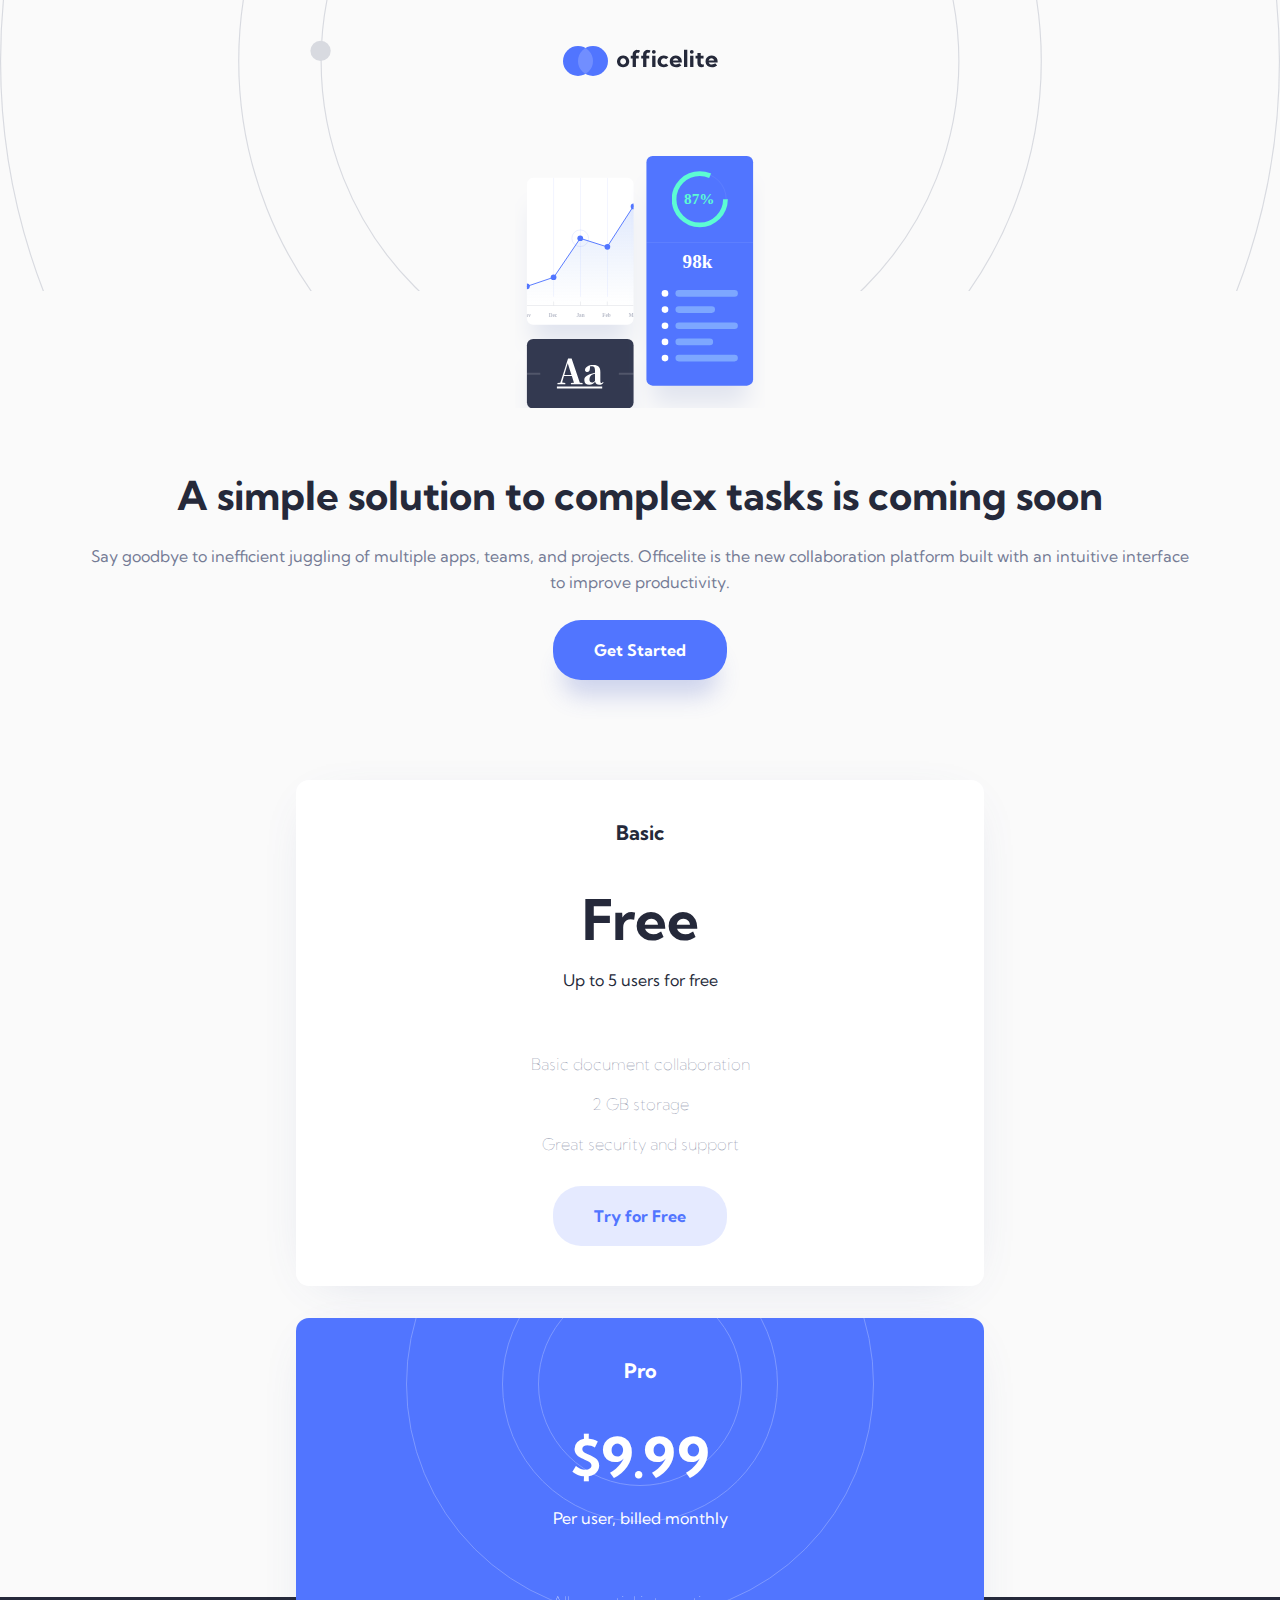
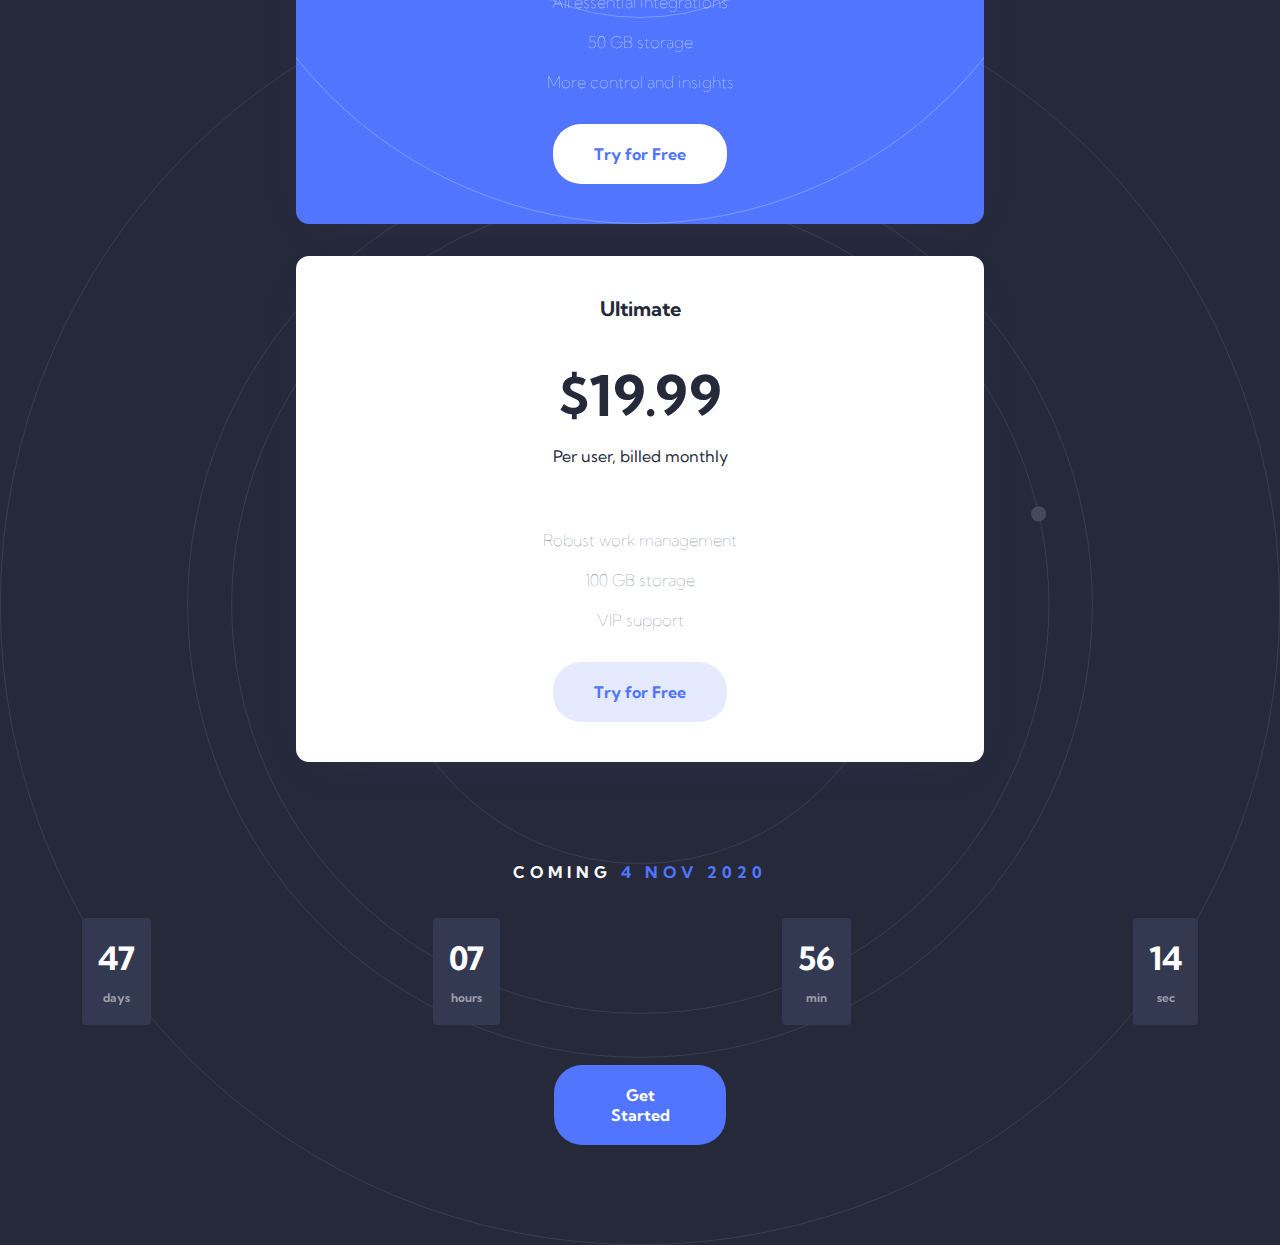
<file: index.html>
<!DOCTYPE html>
<html lang="en">
<head>
  <meta charset="UTF-8">
  <meta name="viewport" content="width=device-width, initial-scale=1.0">

  <link rel="preconnect" href="https://fonts.googleapis.com">
  <link rel="preconnect" href="https://fonts.gstatic.com" crossorigin>
  <link href="https://fonts.googleapis.com/css2?family=Kumbh+Sans:wght@300;400;700&display=swap" rel="stylesheet">
  
  <link rel="stylesheet" href="./main.css">
  <title>Officelite - Coming Soon</title>
</head>

<body> 
  <header>
    <a href="./"><img src="./assets/shared/logo.svg" alt="logo"></a>
  </header>
  <main class="home">
    <section class="banner">
      <figure><img src="./assets/home/illustration-charts.svg" alt="chart"></figure>
      <div class="banner-text">
        <h1>A simple solution to complex tasks is coming soon</h1>
        <p>
          Say goodbye to inefficient juggling of multiple apps, teams, and projects. Officelite is the new collaboration platform built with an intuitive interface to improve productivity.
        </p>
        <a href="./signup.html">Get Started</a>
      </div>
    </section>

    <section class="pricing">
      <div class="price-tier">
        <h2>Basic</h2>
        <strong>Free</strong>
        <p>Up to 5 users for free</p>
        <ul>
          <li>Basic document collaboration</li>
          <li>2 GB storage</li>
          <li>Great security and support</li>
        </ul>
        <a href="./signup.html">Try for Free</a>
      </div>
      <div class="price-tier">
        <h2>Pro</h2>
        <strong>$9.99</strong>
        <p>Per user, billed monthly</p>
        <ul>
          <li>All essential integrations</li>
          <li>50 GB storage</li>
          <li>More control and insights</li>
        </ul>
        <a href="./signup.html">Try for Free</a>
      </div>
      <div class="price-tier">
        <h2>Ultimate</h2>
        <strong>$19.99</strong>
        <p>Per user, billed monthly</p>
        <ul>
          <li>Robust work management</li>
          <li>100 GB storage</li>
          <li>VIP support</li>
        </ul>
        <a href="./signup.html">Try for Free</a>
      </div>
    </section>

    <section class="countdown">
      <p>coming <span>4 nov 2020</span></p>
      <div class="timer">
        <div class="time-block">
          <strong>47</strong> <small>days</small>
        </div>
        <div class="time-block">
          <strong>07</strong> <small>hours</small>
        </div>
        <div class="time-block">
          <strong>56</strong> <small>min</small>
        </div>
        <div class="time-block">
          <strong>14</strong> <small>sec</small>
        </div>
      </div>
      <a href="./signup.html">Get Started</a>
    </section>
  </main>
  <footer class="home-footer"></footer>
</body>
</html>
</file>
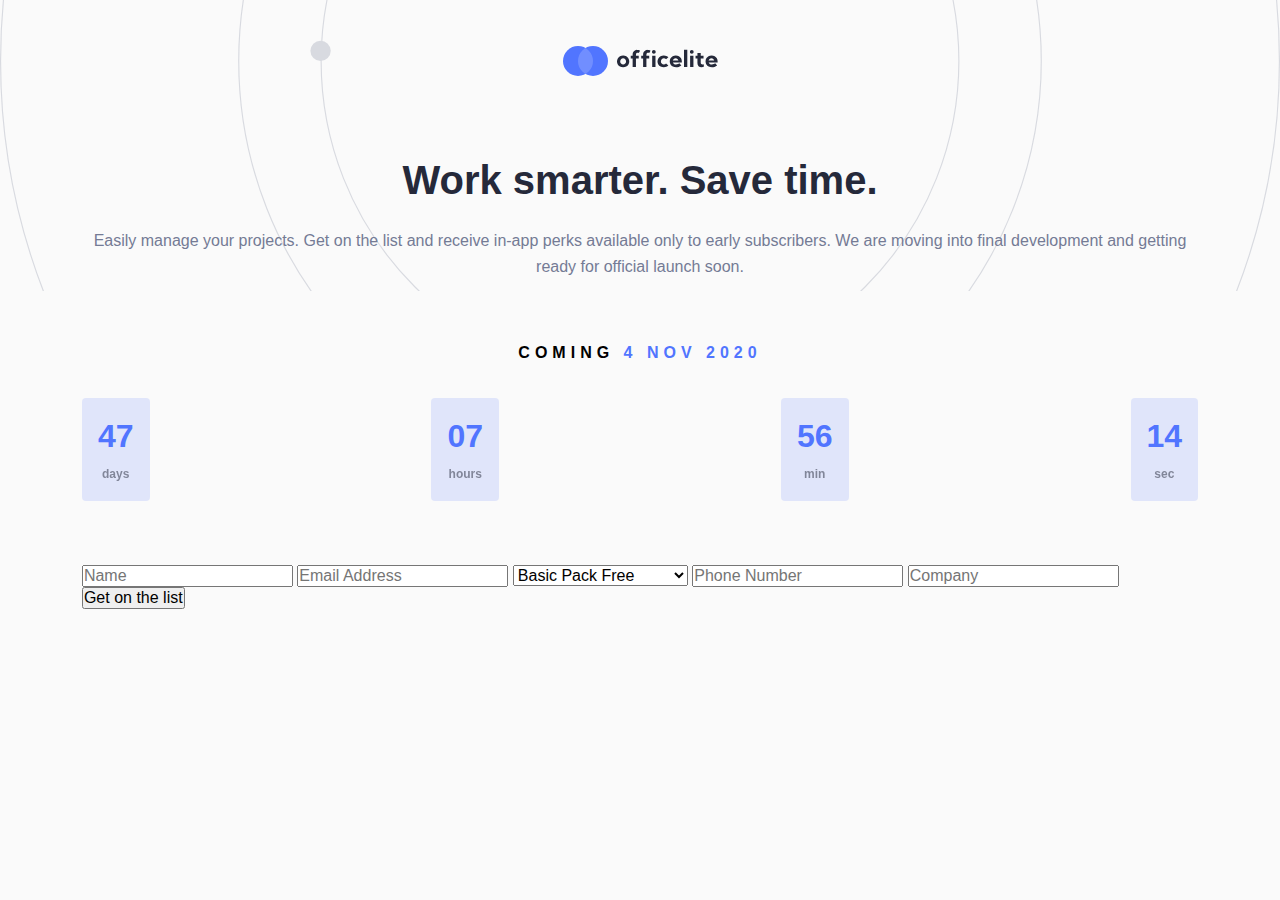
<file: signup.html>
<!DOCTYPE html>
<html lang="en">
<head>
  <meta charset="UTF-8">
  <meta name="viewport" content="width=device-width, initial-scale=1.0">
  <link rel="stylesheet" href="./main.css">
  <title>Officelite - Signup</title>
</head>

<body>
  <header>
    <a href="./"><img src="./assets/shared/logo.svg" alt="logo"></a>
  </header>
  <main class="signup">
    <section class="banner">
      <h1>Work smarter. Save time.</h1>
      <p>
        Easily manage your projects. Get on the list and receive in-app perks available only to early subscribers. We are moving into final development and getting ready for official launch soon.
      </p>
    </section>

    <section class="countdown">
      <p>coming <span>4 nov 2020</span></p>
      <div class="timer">
        <div class="time-block">
          <strong>47</strong> <small>days</small>
        </div>
        <div class="time-block">
          <strong>07</strong> <small>hours</small>
        </div>
        <div class="time-block">
          <strong>56</strong> <small>min</small>
        </div>
        <div class="time-block">
          <strong>14</strong> <small>sec</small>
        </div>
      </div>
    </section>
    
    <form>
      <input type="text" placeholder="Name"/>
      <input type="text" placeholder="Email Address"/>
      <select name="subscription" id="subscription">
        <option value="basic"><strong>Basic Pack</strong> Free</option>
        <option value="pro"><strong>Pro Pack</strong> $9.99</option>
        <option value="ultimate"><strong>Ultimate Pack</strong> $19.99</option>
      </select>
      <input type="text" placeholder="Phone Number"/>
      <input type="text" placeholder="Company"/>
      <button>Get on the list</button>
    </form>
  </main>
</body>
</html>
</file>
<file: main.css>
*,
*::before,
*::after {
  box-sizing: border-box;
  margin: 0;
  padding: 0;
}

ul {
  list-style: none;
}

img {
  max-width: 100%;
  display: block;
}

input,
button,
textarea,
select, a {
  font: inherit;
  color: inherit;
  text-decoration: none;
}

html {
  font-family: "Kumbh Sans", sans-serif;
  font-size: 16px;
  background-color: #FAFAFA;
}

h1 {
  font-size: 2.5rem;
}

h2 {
  font-size: 1.25rem;
}

.pricing strong {
  font-size: 3.5rem;
}

.countdown strong {
  font-size: 2rem;
}
.countdown small {
  font-size: 0.75rem;
}

body {
  position: relative;
}

header {
  display: flex;
  justify-content: center;
  align-items: center;
  padding: 2.875rem 0 5rem;
}
header::before {
  content: "";
  position: absolute;
  height: 28.75rem;
  width: 100%;
  background-image: url("../assets/shared/bg-pattern-header.svg");
  background-position: center;
  background-size: cover;
  z-index: -100;
}

.home {
  margin: 0 6.4%;
  text-align: center;
}
.home .banner {
  margin: 0 0 6.25rem;
}
.home .banner img {
  width: 53%;
  max-width: 250px;
  margin: 0 auto 4rem;
}
.home .banner h1 {
  color: #25293A;
  line-height: 120%;
  margin: 0 0 1.5rem;
}
.home .banner p {
  color: #747B95;
  line-height: 162%;
  margin: 0 0 1.5rem;
}
.home .banner a {
  display: inline-block;
  padding: 1.25rem 2.57rem;
  background-color: #5175FF;
  border-radius: 1.75rem;
  color: #fff;
  font-weight: bold;
  box-shadow: 0px 25px 25px -10px rgba(63, 91, 194, 0.247159);
}
.home .pricing {
  margin: 0 auto 6.25rem;
  max-width: 43rem;
}
.home .price-tier {
  border-radius: 0.8125rem;
  background-color: #fff;
  box-shadow: 0px 10px 50px -25px rgba(75, 92, 154, 0.247159);
  text-align: center;
  display: flex;
  flex-direction: column;
  justify-content: center;
  align-items: center;
  color: #25293A;
}
.home .price-tier h2 {
  margin: 2.5rem 0;
}
.home .price-tier p {
  margin: 1rem 0 4rem;
}
.home .price-tier li {
  margin: 0 0 1.25rem;
  color: #747B95;
  font-weight: lighter;
}
.home .price-tier li:last-child {
  margin: 0;
}
.home .price-tier a {
  margin: 2rem 0 2.5rem;
  display: inline-block;
  padding: 1.25rem 2.57rem;
  background-color: rgba(81, 117, 255, 0.15);
  border-radius: 1.75rem;
  color: #5175FF;
  font-weight: bold;
}
.home .price-tier:nth-child(2) {
  background-color: #5175FF;
  background-image: url("../assets/home/bg-pattern-pricing.svg");
  background-position: bottom;
  margin: 2rem 0;
  color: #fff;
}
.home .price-tier:nth-child(2) li {
  color: #fff;
  opacity: 0.75;
}
.home .price-tier:nth-child(2) a {
  background-color: #fff;
}
.home .countdown {
  padding: 0 0 6.25rem;
}
.home .countdown p {
  margin: 0 0 2.25rem;
  text-align: center;
  text-transform: uppercase;
  font-weight: bold;
  letter-spacing: 0.3125rem;
  color: #fff;
}
.home .countdown p span {
  color: #5175FF;
}
.home .countdown a {
  display: block;
  width: 172px;
  padding: 1.25rem 2.57rem;
  background-color: #5175FF;
  border-radius: 1.75rem;
  color: #fff;
  font-weight: bold;
  margin: 2.5rem auto 0;
}
.home .countdown .timer {
  display: flex;
  justify-content: space-between;
}
.home .countdown .time-block {
  margin: 0 0.75rem 0 0;
  border-radius: 0.25rem;
  display: flex;
  flex-direction: column;
  align-items: center;
  padding: 1.25rem 1rem;
  color: #fff;
  background-color: #333950;
}
.home .countdown .time-block small {
  margin: 0.75rem 0 0 0;
  font-weight: bold;
  opacity: 0.5;
}
.home .countdown .time-block:last-child {
  margin: 0;
}

.home-footer {
  background-color: #25293A;
  height: 78rem;
  width: 100%;
  position: absolute;
  bottom: 0;
  z-index: -1000;
  background-image: url("../assets/shared/bg-pattern-footer.svg");
  background-size: cover;
  background-position: bottom;
}

header {
  display: flex;
  justify-content: center;
}

.signup {
  margin: 0 6.4%;
}
.signup .banner {
  margin: 0 0 4rem;
  text-align: center;
}
.signup .banner h1 {
  color: #25293A;
  line-height: 120%;
  margin: 0 0 1.5rem;
}
.signup .banner p {
  color: #747B95;
  line-height: 162%;
  margin: 0 0 1.5rem;
}
.signup .banner a {
  display: inline-block;
  padding: 1.25rem 2.57rem;
  background-color: #5175FF;
  border-radius: 1.75rem;
  color: #fff;
  font-weight: bold;
  box-shadow: 0px 25px 25px -10px rgba(63, 91, 194, 0.247159);
}
.signup .countdown {
  margin: 0 0 4rem;
}
.signup .countdown p {
  margin: 0 0 2.25rem;
  text-align: center;
  text-transform: uppercase;
  font-weight: bold;
  letter-spacing: 0.3125rem;
}
.signup .countdown p span {
  color: #5175FF;
}
.signup .countdown .timer {
  display: flex;
  justify-content: space-between;
}
.signup .countdown .time-block {
  margin: 0 0.75rem 0 0;
  border-radius: 0.25rem;
  display: flex;
  flex-direction: column;
  align-items: center;
  padding: 1.25rem 1rem;
  color: #5175FF;
  background-color: rgba(81, 117, 255, 0.15);
}
.signup .countdown .time-block small {
  margin: 0.75rem 0 0 0;
  opacity: 0.5;
  color: #25293A;
  font-weight: bold;
}
.signup .countdown .time-block:last-child {
  margin: 0;
}
</file>
